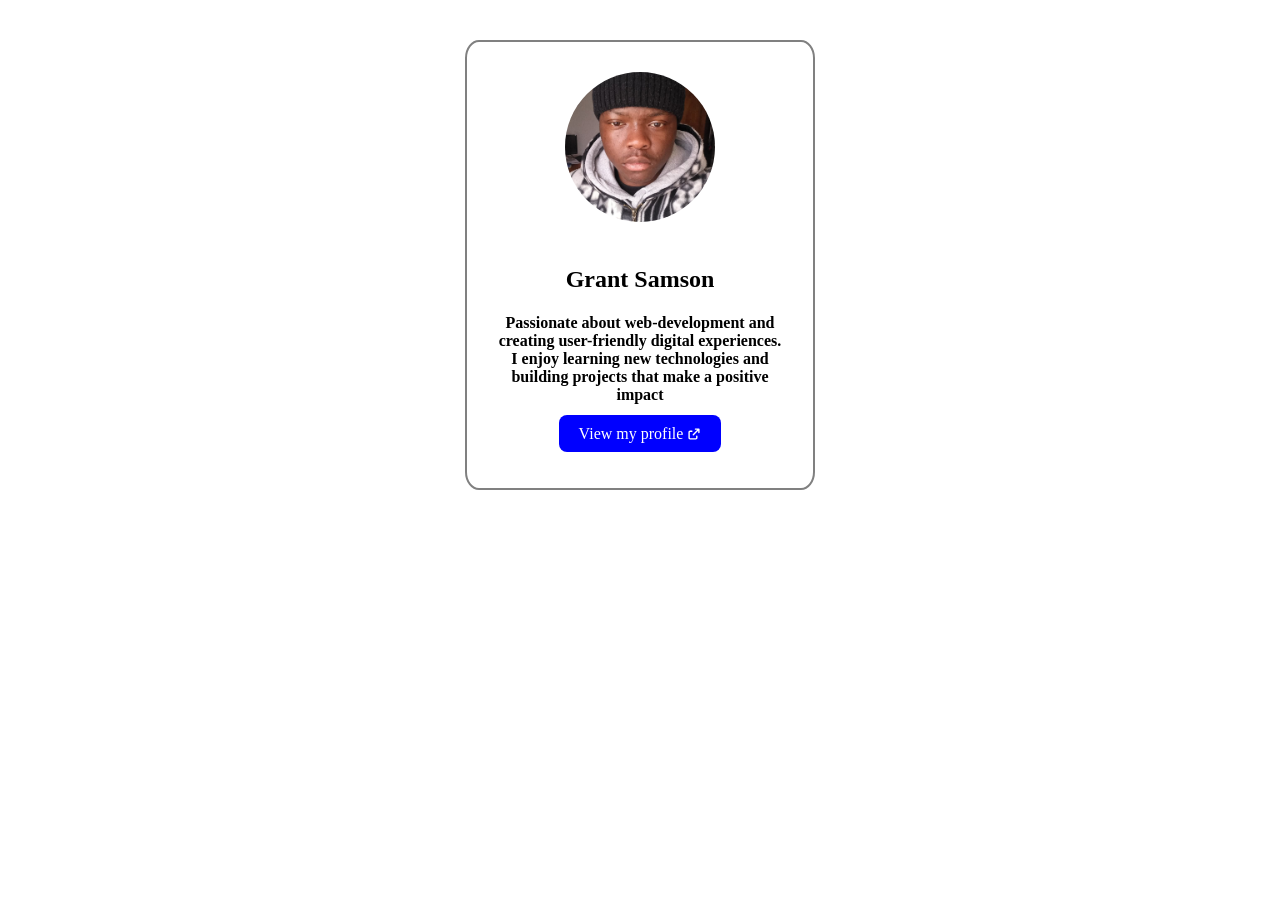
<file: index.html>
<!DOCTYPE html>
<html lang="en">
<head>
    <meta charset="UTF-8">
    <meta name="viewport" content="width=device-width, initial-scale=1.0">
    <title>Profile</title>
    <link rel="stylesheet" href="profile.css">
</head>
<body>
    <div align="center">
        <img src="Grant_Samson.jpeg" alt="Portrait of Grant Samson" class="image">

        <h2><strong>Grant Samson</strong></h2>
        <h4>Passionate about web-development and creating user-friendly digital experiences.<br>
             I enjoy learning new technologies and building projects that make a positive impact</h4>

            <a href="CV-Profile.html">View my profile
                <i class="fa-solid fa-arrow-up-right-from-square">
                    <img src="arrow-up-right-from-square-solid-full.svg" alt="arrow" height="14px" width="auto">
                </i></a>
    </div>
    
</body>
</html>
</file>
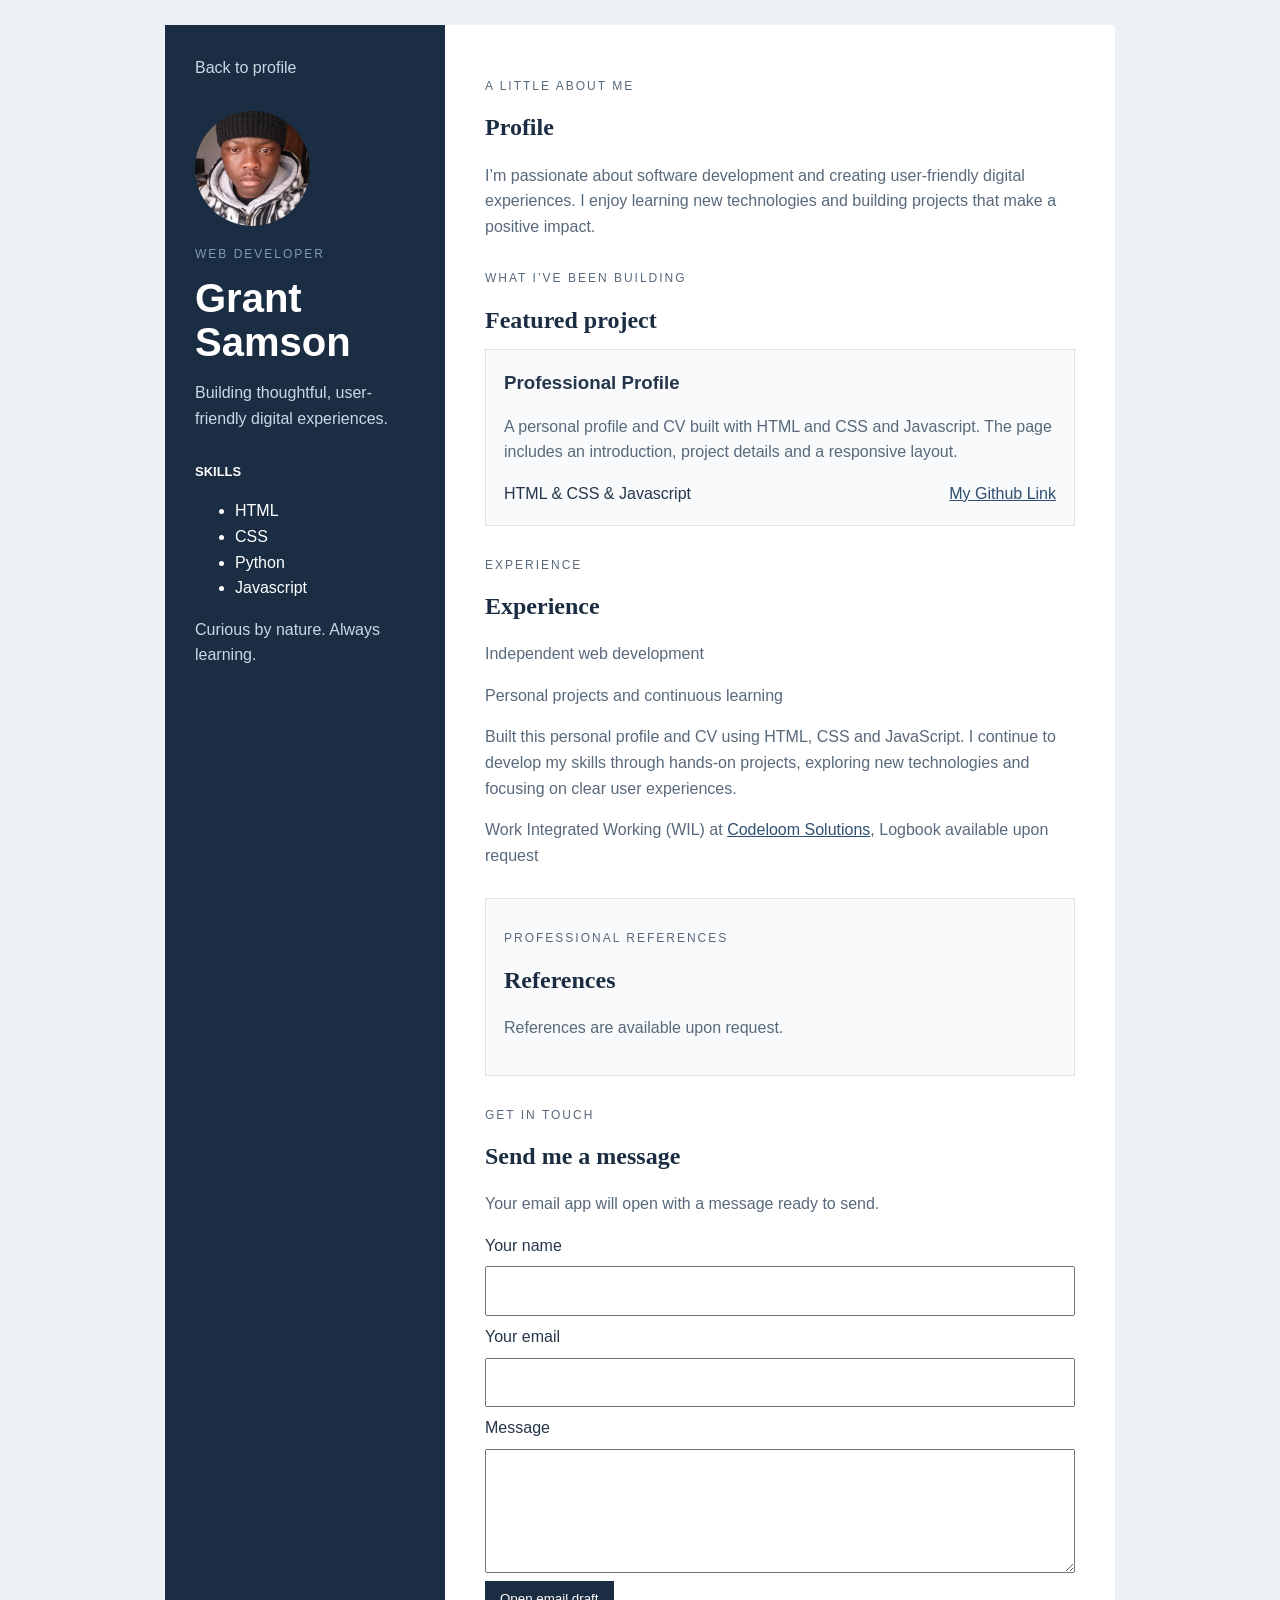
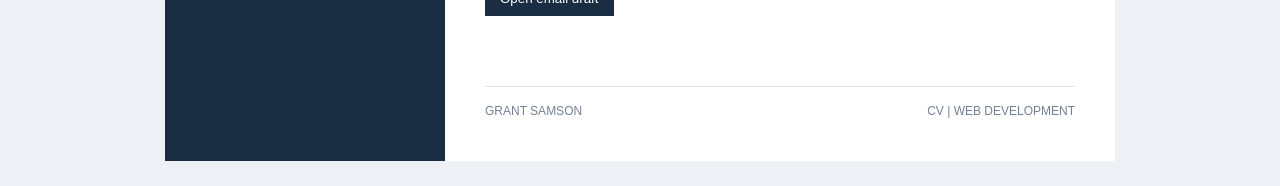
<file: CV-Profile.html>
<!DOCTYPE html>
<html lang="en">
<head>
    <meta charset="UTF-8">
    <meta name="viewport" content="width=device-width, initial-scale=1.0">
    <title>Grant Samson | CV</title>
    <link rel="stylesheet" href="cv.css">
</head>
<body>
    <main class="resume">
        <!-- Name, photo and skills -->
        <aside class="sidebar">
            <a class="back-link" href="index.html">Back to profile</a>
            <img class="portrait" src="Grant_Samson.jpeg" alt="Portrait of Grant Samson">
            <p class="eyebrow">WEB DEVELOPER</p>
            <h1>Grant<br>Samson</h1>
            <p class="tagline">Building thoughtful, user-friendly digital experiences.</p>

            <section class="sidebar-section">
                <h2>SKILLS</h2>
                <ul class="skill-list">
                    <li>HTML</li>
                    <li>CSS</li>
                    <li>Python</li>
                    <li>Javascript</li>
                </ul>
            </section>
            <p class="sidebar-note">Curious by nature. Always learning.</p>
        </aside>

        <!-- CV information -->
        <div class="content">
            <section class="content-section">
                <p class="section-kicker">A LITTLE ABOUT ME</p>
                <h2>Profile</h2>
                <p>
                    I’m passionate about software development and creating user-friendly
                    digital experiences. I enjoy learning new technologies and
                    building projects that make a positive impact.
                </p>
            </section>

            <section class="content-section">
                <p class="section-kicker">WHAT I’VE BEEN BUILDING</p>
                <h2>Featured project</h2>
                <div class="project-card">
                    <div class="project-topline">
                        <h3>Professional Profile</h3>
                    </div>
                    <p>
                        A personal profile and CV built with HTML and CSS and Javascript. The page
                        includes an introduction, project details and a responsive layout.
                    </p>
                    <div class="project-footer">
                        <span>HTML &amp; CSS &amp; Javascript</span>
                        <a href="https://github.com/grant139-pixel"
                           target="_blank" rel="noopener noreferrer">My Github Link</a>
                    </div>
                </div>
            </section>

            <section class="content-section">
                <p class="section-kicker">EXPERIENCE</p>
                <h2>Experience</h2>
                <div class="timeline-item">
                    <p>Independent web development</p>
                    <p>Personal projects and continuous learning</p>
                    <p>
                        Built this personal profile and CV using HTML, CSS and JavaScript.
                        I continue to develop my skills through hands-on projects,
                        exploring new technologies and focusing on clear user experiences.
                    </p>
                    <p>Work Integrated Working (WIL) at <a href="https://www.codeloomsolutions.co.za/">Codeloom Solutions</a>, Logbook available upon request</p>
                </div>
            </section>

            <section class="content-section references">
                <p class="section-kicker">PROFESSIONAL REFERENCES</p>
                <h2>References</h2>
                <p>References are available upon request.</p>
            </section>

            <!-- This form opens a draft in the visitor's email app -->
            <section class="content-section contact-section">
                <p class="section-kicker">GET IN TOUCH</p>
                <h2>Send me a message</h2>
                <p>Your email app will open with a message ready to send.</p>
                <form id="contact-form">
                    <label for="sender-name">Your name</label>
                    <input id="sender-name" type="text" required>

                    <label for="sender-email">Your email</label>
                    <input id="sender-email" type="email" required>

                    <label for="sender-message">Message</label>
                    <textarea id="sender-message" rows="4" required></textarea>

                    <button type="submit">Open email draft</button>
                    <p id="contact-status" class="form-status"></p>
                </form>
            </section>

            <footer class="resume-footer">
                <span>GRANT SAMSON</span>
                <span>CV | WEB DEVELOPMENT</span>
            </footer>
        </div>
    </main>
    <script src="contact.js"></script>
</body>
</html>
</file>
<file: profile.css>
.image {
    width: 150px;         
    height: 150px;
    border-radius: 50%;    
    object-fit: cover;
    margin-bottom: 20px;
    object-fit: cover;
}

body{
    margin: 40px auto;
    justify-content: center;
    align-items: center;
    border: 2px solid gray;
    min-height: 50vh;
    border-radius: 4%;
    padding: 30px;
    width: 350px;
    text-align: center;
    box-sizing: border-box;
}

a {
    text-decoration: none;
    color: white;
    border: blue;
    background-color: blue;
    cursor: pointer;
    border-radius: 8px;
    padding: 10px;
    padding-left: 20px;
    padding-right: 20px;
}

a:hover{
    color: blue;
    background-color: lightgrey;
}

i{
    display: inline-block;
    vertical-align: middle;
    color: white;
}
</file>
<file: cv.css>
/* Page background and default text */
body {
    margin: 0;
    padding: 25px;
    background: #edf1f5;
    color: #26364a;
    font-family: Arial, sans-serif;
    line-height: 1.6;
}

/* Sidebar and main content sit next to each other */
.resume {
    display: flex;
    max-width: 950px;
    margin: 0 auto;
    background: white;
}

.sidebar {
    box-sizing: border-box;
    width: 280px;
    padding: 30px;
    background: #1b2d42;
    color: white;
}

.back-link {
    color: #cbd8e5;
    text-decoration: none;
}

.portrait {
    width: 115px;
    height: 115px;
    margin-top: 30px;
    border-radius: 50%;
    object-fit: cover;
}

.sidebar h1 {
    margin: 0;
    font-size: 40px;
    line-height: 1.1;
}

.eyebrow,
.section-kicker {
    color: #809bb5;
    font-size: 12px;
    letter-spacing: 2px;
}

.tagline,
.sidebar-note {
    color: #cbd8e5;
}

.sidebar-section {
    margin-top: 30px;
}

.sidebar-section h2 {
    font-size: 13px;
}

.content {
    flex: 1;
    padding: 40px;
}

.content-section {
    margin-bottom: 30px;
}

.content h2 {
    margin: 5px 0 10px;
    color: #1b2d42;
    font-family: Georgia, serif;
}

.content p {
    color: #58697b;
}

.project-card,
.references {
    padding: 18px;
    border: 1px solid #dce3e9;
    background: #f8fafb;
}

.project-topline,
.project-footer,
.resume-footer {
    display: flex;
    align-items: center;
    justify-content: space-between;
    gap: 10px;
}

.project-topline h3,
.timeline-item h3 {
    margin: 0;
}

.content a {
    color: #304f70;
}

.contact-section form {
    display: flex;
    flex-direction: column;
    gap: 8px;
}

.contact-section input,
.contact-section textarea {
    box-sizing: border-box;
    width: 100%;
    padding: 10px;
    font: inherit;
}

.contact-section button {
    align-self: flex-start;
    padding: 10px 15px;
    border: 0;
    background: #1b2d42;
    color: white;
    cursor: pointer;
}

.contact-section button:hover {
    background: #385875;
}

.resume-footer {
    padding-top: 15px;
    border-top: 1px solid #dce3e9;
    color: #738194;
    font-size: 12px;
}

/* Stack the columns on small screens */
@media (max-width: 700px) {
    body {
        padding: 12px;
    }
    .resume {
        flex-direction: column;
    }
    .sidebar {
        width: 100%;
    }
    .content {
        padding: 25px;
    }
}
</file>
